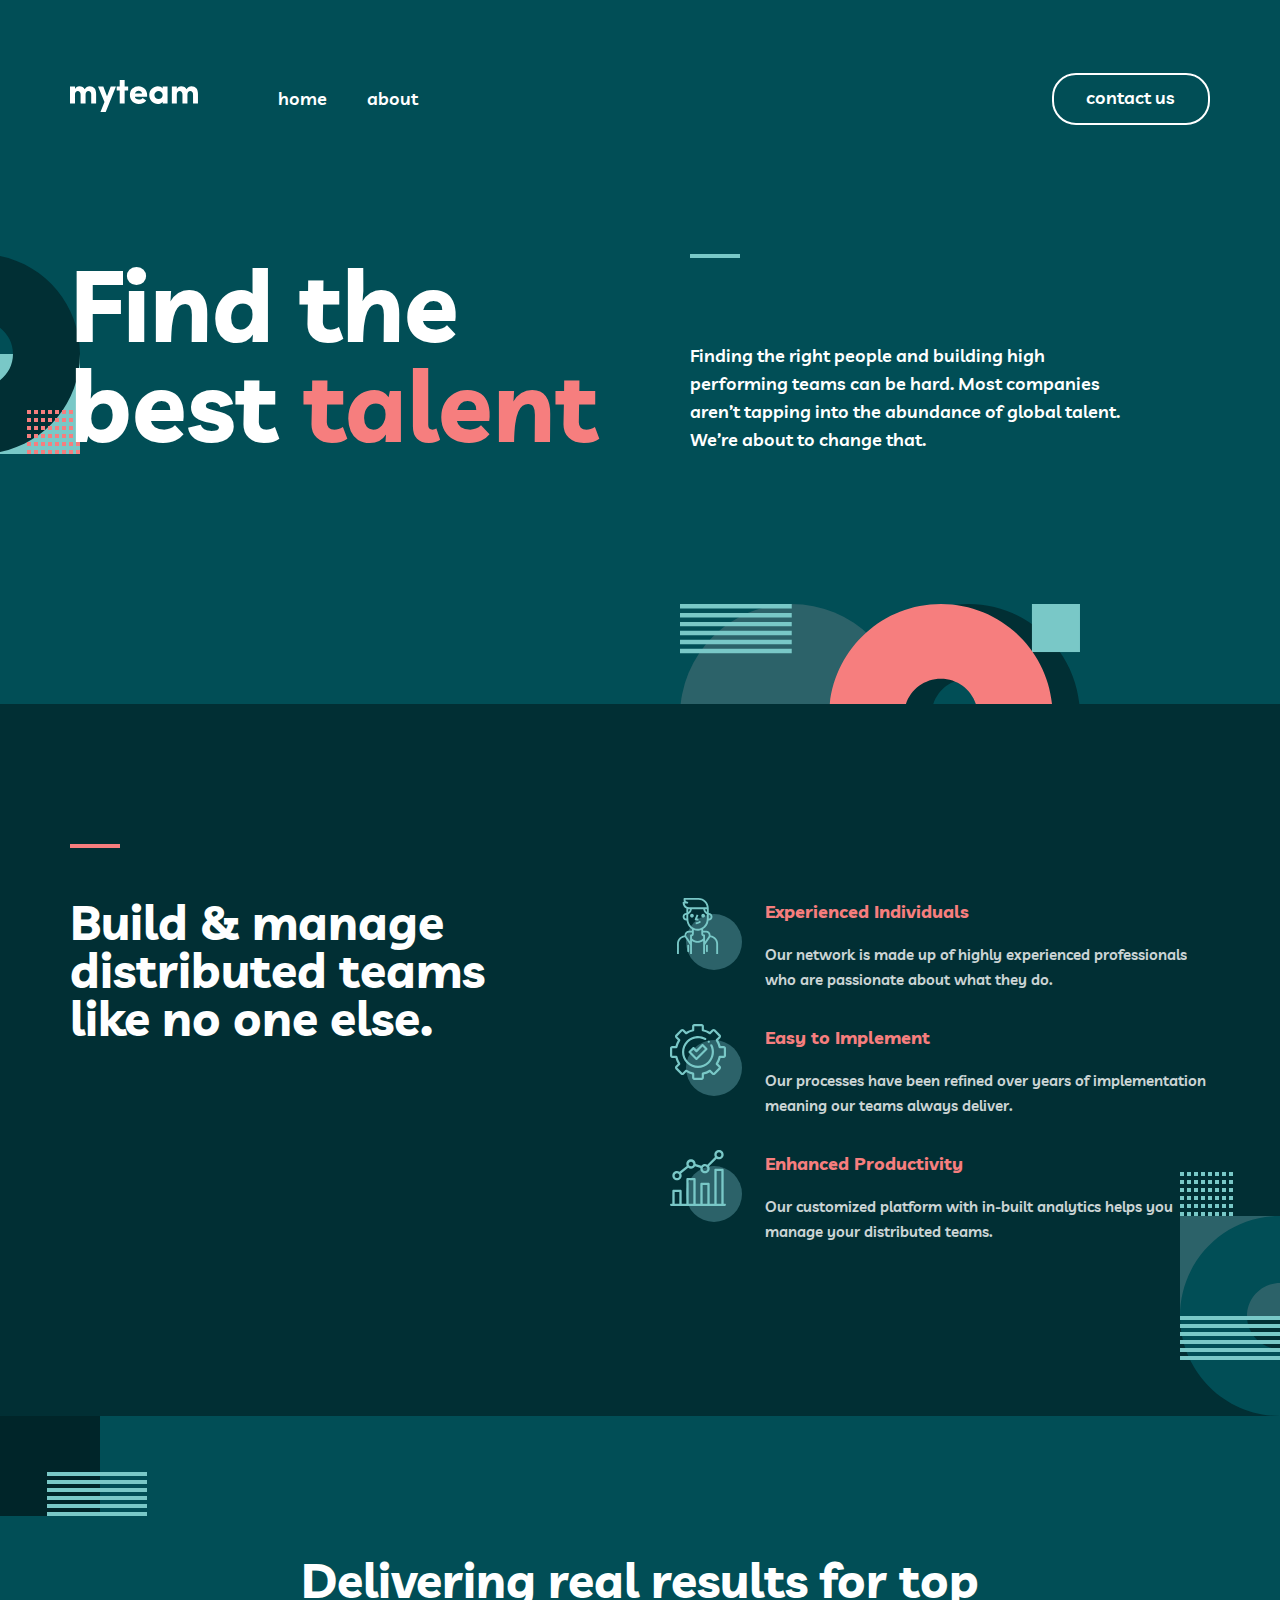
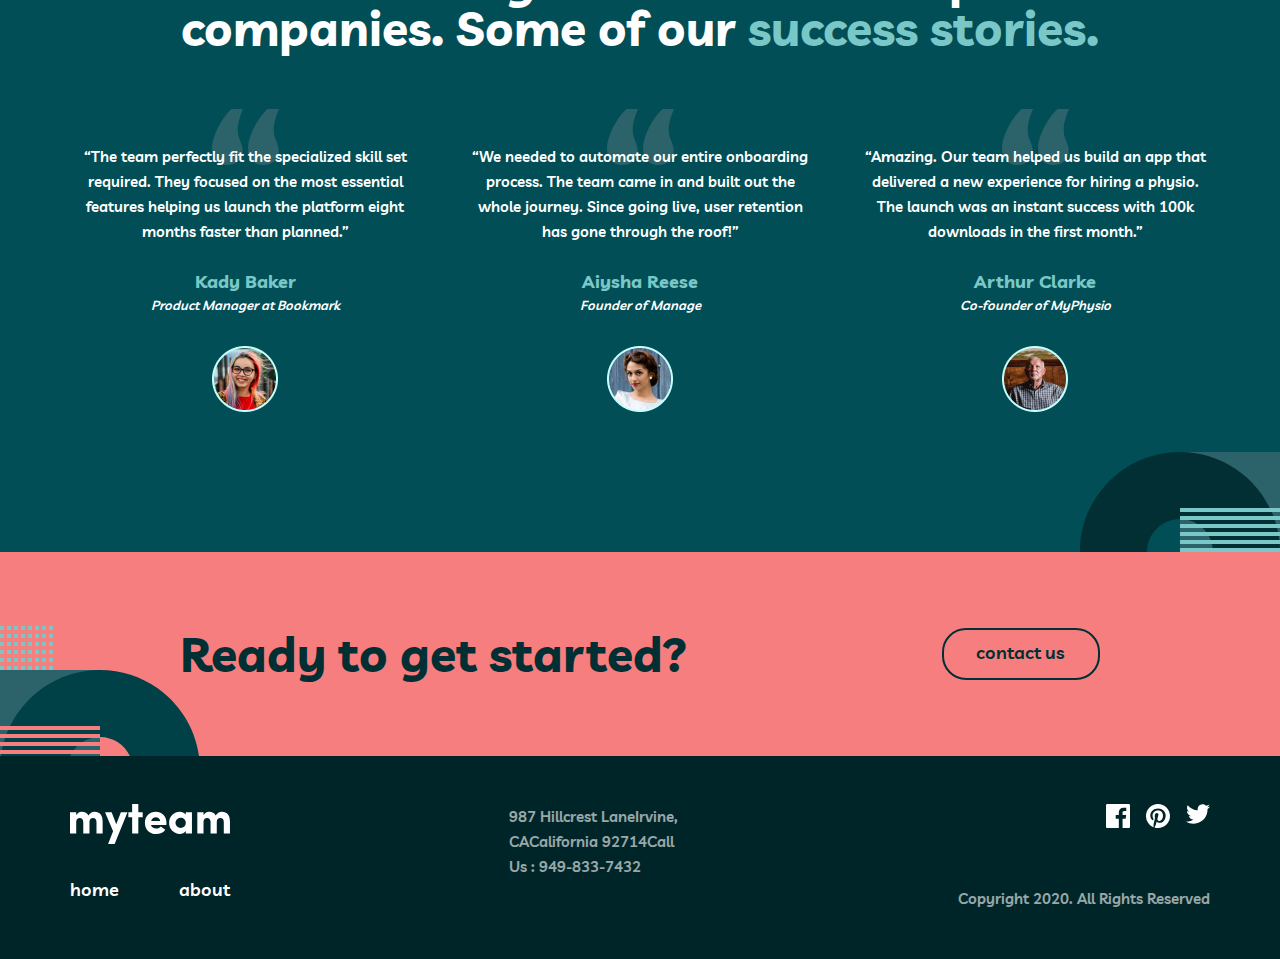
<file: index.html>
<!DOCTYPE html>
<html lang="en">
<head>
   <meta charset="UTF-8">
   <meta http-equiv="X-UA-Compatible" content="IE=edge">
   <meta name="viewport" content="width=device-width, initial-scale=1.0">
   <title>MyTeam</title>
   <link rel="stylesheet" href="./css/fonts.css">
   <link rel="stylesheet" href="./css/main.css">
</head>
<body>
   
   <header class="header">
      
      <div class="container header__content">
         <div class="header__left">
            <a class="logo" href="#">
               <img class="logo__img" src="./img/home/myteam.svg" alt="logo" width="128" height="32">
            </a>
            
            <nav class="nav" id="menuToggle">
               <input type="checkbox" />
               <span></span>
               <span></span>
               <span></span>
               <ul class="nav__list" id="menu">
                  <li class="nav__item">
                     <a href="./index.html" class="nav__link">home</a>
                  </li>
                  <li class="nav__item">
                     <a href="./about.html" class="nav__link">about</a>
                  </li>
                  <li class="nav__item" id="none">
                     <a href="./about.html" class="nav__link">contact us</a>
                  </li>
               </ul>
            </nav>
         </div>
         
         <div class="header__button">
            <a href="./contact.html" class="header__button--link">contact us</a>
         </div>
      </div>
   </header>
   
   <main class="main">
      <section class="intro">
         <ul class="intro__list container">
            <li class="intro__item">
               <h1 class="intro__title">Find the best <span class="tomato">talent</span></h1>
            </li>
            <li class="intro__item">
               <p class="intro__text">Finding the right people and building high performing teams can be hard. Most companies aren’t tapping into the abundance of global talent. We’re about to change that.</p>
            </li>
         </ul>
      </section>
      
      <section class="build">
         <div class="container build__content">
            <h2 class="build__title">Build & manage distributed teams like no one else.</h2>
            
            <ul class="build__list">
               <li class="build__item">
                  <h3 class="build__subtitle">Experienced Individuals</h3>
                  <p class="build__text">Our network is made up of highly experienced professionals who are passionate about what they do.</p>
               </li>
               <li class="build__item">
                  <h3 class="build__subtitle">Easy to Implement</h3>
                  <p class="build__text">Our processes have been refined over years of implementation meaning our teams always deliver.</p>
               </li>
               <li class="build__item">
                  <h3 class="build__subtitle">Enhanced Productivity</h3>
                  <p class="build__text">Our customized platform with in-built analytics helps you manage your distributed teams.</p>
               </li>
            </ul>
         </div>
      </section>
      
      <section class="success">
         <div class="container">
            <h2 class="success__title">Delivering real results for top companies. Some of our <span class="green">success stories.</span></h2>
            
            <ul class="success__list">
               <li class="success__item">
                  <p class="success__text">“The team perfectly fit the specialized skill set required. They focused on the most essential features helping us launch the platform eight months faster than planned.”</p>
                  <h3 class="success__subtitle">Kady Baker</h3>
                  <p class="success__subtext">Product Manager at Bookmark</p>
                  <img src="./img/home/success-1.png" srcset="./img/home/success-1.png 1x, ./img/home/success-1@2x.png 2x" alt="img-1">
               </li>
               <li class="success__item">
                  <p class="success__text">“We needed to automate our entire onboarding process. The team came in and built out the whole journey. Since going live, user retention has gone through the roof!”</p>
                  <h3 class="success__subtitle">Aiysha Reese</h3>
                  <p class="success__subtext">Founder of Manage</p>
                  <img src="./img/home/success-2.png" srcset="./img/home/success-2.png 1x, ./img/home/success-2@2x.png 2x" alt="img-2">
               </li>
               <li class="success__item">
                  <p class="success__text">“Amazing. Our team helped us build an app that delivered a new experience for hiring a physio. The launch was an instant success with 100k downloads in the first month.”</p>
                  <h3 class="success__subtitle">Arthur Clarke</h3>
                  <p class="success__subtext">Co-founder of MyPhysio</p>
                  <img src="./img/home/success-3.png" srcset="./img/home/success-3.png 1x, ./img/home/success-3@2x.png 2x" alt="img-3">
               </li>
            </ul>
         </div>
      </section>
      
      <section class="contact">
         <div class="contact__content">
            <h2 class="contact__title">Ready to get started?</h2>
            <a href="./contact.html" class="contact__link">contact us</a>
         </div>
      </section>
   </main>
   
   <footer class="footer">
      <ul class="footer__list container">
         <li class="footer__item">
            <a href="index.html" class="footer__logo">
               <img src="./img/home/myteam.svg" alt="logo">
            </a>
            
            <ul class="footer__links">
               <li class="footer__links--item">
                  <a href="./index.html" class="footer__link">home</a>
               </li>
               <li class="footer__links--item">
                  <a href="./about.html" class="footer__link">about</a>
               </li>
            </ul>
         </li>
         <li class="footer__item">
            <p class="footer__text">987 Hillcrest LaneIrvine, CACalifornia 92714Call Us : 949-833-7432</p>
         </li>
         
         <li class="footer__item flex">
            <ul class="social">
               <li class="social__item">
                  <a href="https://facebook.com" class="social__link">
                     <img src="./img/home/facebook-logo.svg" alt="facebook-logo">
                  </a>
               </li>
               <li class="social__item">
                  <a href="https://pinterest.com" class="social__link">
                     <img src="./img/home/pinterest-logo.svg" alt="pinterest-logo">
                  </a>
               </li>
               <li class="social__item">
                  <a href="https://twitter.com" class="social__link">
                     <img src="./img/home/twitter-logo.svg" alt="twitter-logo">
                  </a>
               </li>
            </ul>
            <p class="footer__subtext">Copyright 2020. All Rights Reserved</p>
         </li>
      </ul>
   </footer>
</body>
</html>
</file>
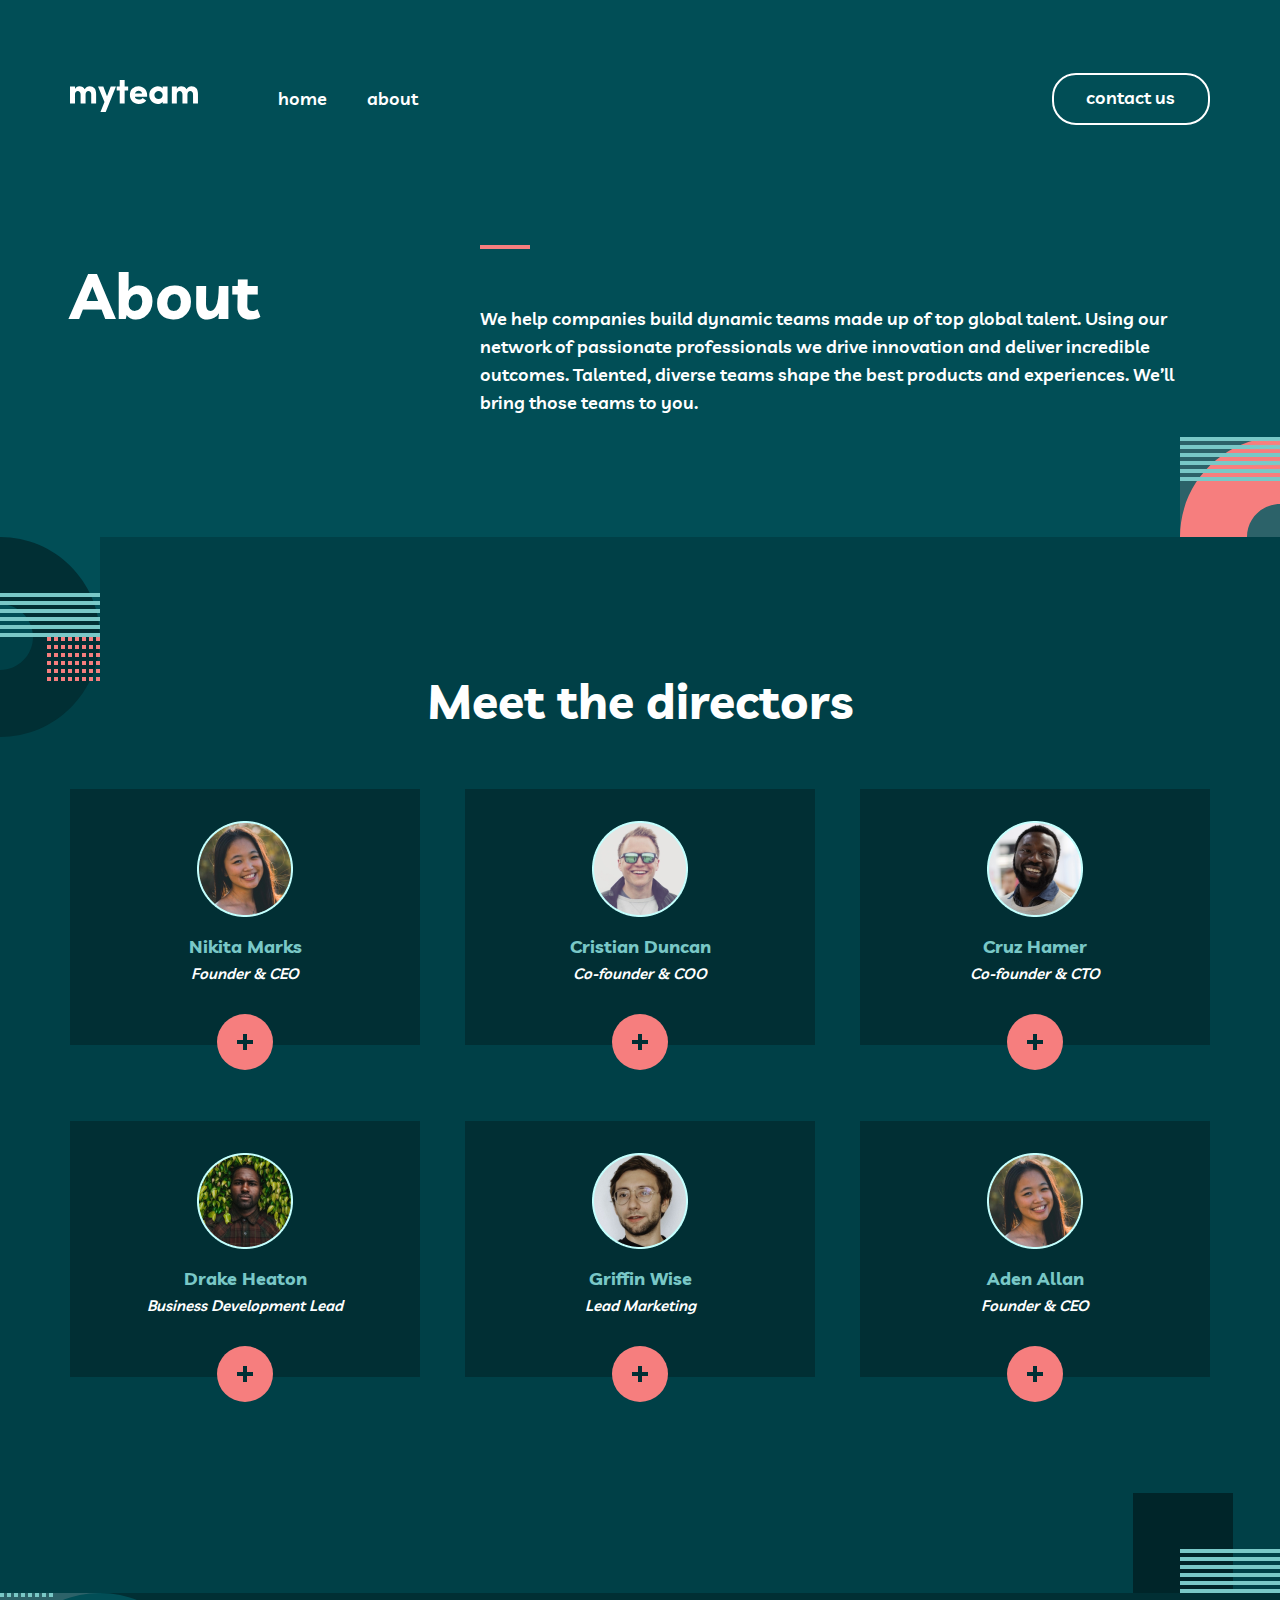
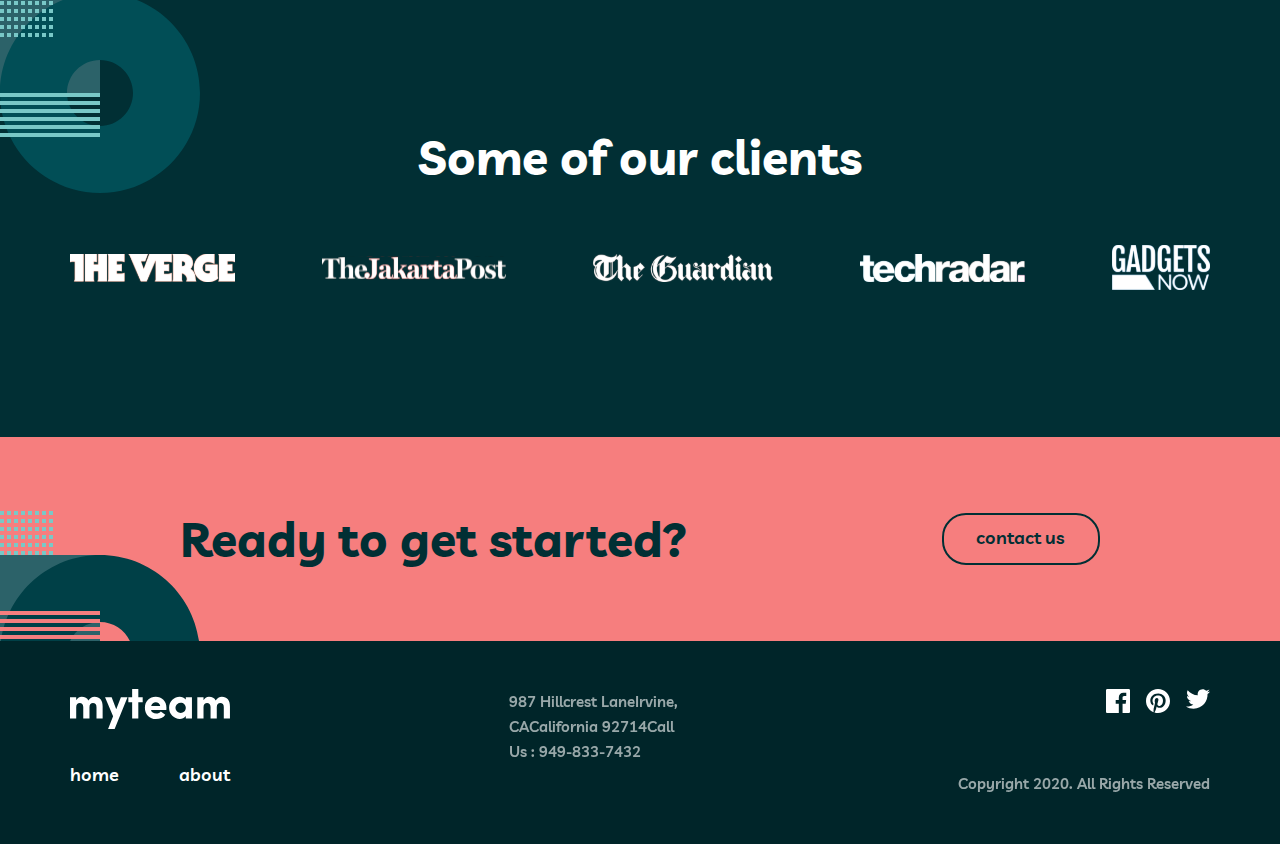
<file: about.html>
<!DOCTYPE html>
<html lang="en">

<head>
   <meta charset="UTF-8">
   <meta http-equiv="X-UA-Compatible" content="IE=edge">
   <meta name="viewport" content="width=device-width, initial-scale=1.0">
   <title>MyTeam-About</title>
   <link rel="stylesheet" href="./css/fonts.css">
   <link rel="stylesheet" href="./css/main.css">
</head>

<body>
   
   <header class="header">
      
      <div class="container header__content">
         <div class="header__left">
            <a class="logo" href="index.html">
               <img class="logo__img" src="./img/home/myteam.svg" alt="logo" width="128" height="32">
            </a>
            
            <nav class="nav" id="menuToggle">
               <input type="checkbox" />
               <span></span>
               <span></span>
               <span></span>
               <ul class="nav__list" id="menu">
                  <li class="nav__item">
                     <a href="./index.html" class="nav__link">home</a>
                  </li>
                  <li class="nav__item">
                     <a href="./about.html" class="nav__link">about</a>
                  </li>
                  <li class="nav__item" id="none">
                     <a href="./about.html" class="nav__link">contact us</a>
                  </li>
               </ul>
            </nav>
         </div>
         
         <div class="header__button">
            <a href="./contact.html" class="header__button--link">contact us</a>
         </div>
      </div>
   </header>
   
   <main class="main">
      <section class="about">
         <div class="container about__content">
            <h1 class="about__title">About</h1>
            <p class="about__text">We help companies build dynamic teams made up of top global talent. Using our network of passionate professionals we drive innovation and deliver incredible outcomes. Talented, diverse teams shape the best products and experiences. We’ll bring those teams to you.</p>
         </div>
      </section>

      <section class="meet">
         <div class="container">
            <h1 class="meet__title">Meet the directors</h1>

            <ul class="meet__list">
               <li class="meet__item">
                  <img src="./img/about/Oval-1.png" alt="img-1" class="meet__img" width="96" height="96">
                  <h3 class="meet__subtitle">Nikita Marks</h3>
                  <p class="meet__text">Founder & CEO</p>
                  <button class="meet__btn">
                     <img src="./img/about/meet-button.svg" alt="btn" width="56" height="56">
                  </button>
               </li>
               <li class="meet__item">
                  <img src="./img/about/Oval-2.png" alt="img-1" class="meet__img" width="96" height="96">
                  <h3 class="meet__subtitle">Cristian Duncan</h3>
                  <p class="meet__text">Co-founder & COO</p>
                  <button class="meet__btn">
                     <img src="./img/about/meet-button.svg" alt="btn" width="56" height="56">
                  </button>
               </li>
               <li class="meet__item">
                  <img src="./img/about/Oval-3.png" alt="img-1" class="meet__img" width="96" height="96">
                  <h3 class="meet__subtitle">Cruz Hamer</h3>
                  <p class="meet__text">Co-founder & CTO</p>
                  <button class="meet__btn">
                     <img src="./img/about/meet-button.svg" alt="btn" width="56" height="56">
                  </button>
               </li>
               <li class="meet__item">
                  <img src="./img/about/Oval-4.png" alt="img-1" class="meet__img" width="96" height="96">
                  <h3 class="meet__subtitle">Drake Heaton</h3>
                  <p class="meet__text">Business Development Lead</p>
                  <button class="meet__btn">
                     <img src="./img/about/meet-button.svg" alt="btn" width="56" height="56">
                  </button>
               </li>
               <li class="meet__item">
                  <img src="./img/about/Oval-5.png" alt="img-1" class="meet__img" width="96" height="96">
                  <h3 class="meet__subtitle">Griffin Wise</h3>
                  <p class="meet__text">Lead Marketing</p>
                  <button class="meet__btn">
                     <img src="./img/about/meet-button.svg" alt="btn" width="56" height="56">
                  </button>
               </li>
               <li class="meet__item">
                  <img src="./img/about/Oval-1.png" alt="img-1" class="meet__img" width="96" height="96">
                  <h3 class="meet__subtitle">Aden Allan</h3>
                  <p class="meet__text">Founder & CEO</p>
                  <button class="meet__btn">
                     <img src="./img/about/meet-button.svg" alt="btn" width="56" height="56">
                  </button>
               </li>
            </ul>
         </div>
      </section>

      <section class="some">
         <div class="container">
            <h2 class="some__title">Some of our clients</h2>
            <ul class="some__list">
               <li class="some__item">
                  <a href="#" class="some__link">
                     <img src="./img/about/some-1.svg" alt="some-1" class="some__img" width="165" height="28">
                  </a>
               </li>
               <li class="some__item">
                  <a href="#" class="some__link">
                     <img src="./img/about/some-2.svg" alt="some-1" class="some__img" width="184" height="28">
                  </a>
               </li>
               <li class="some__item">
                  <a href="#" class="some__link">
                     <img src="./img/about/some-3.svg" alt="some-1" class="some__img" width="180" height="28">
                  </a>
               </li>
               <li class="some__item">
                  <a href="#" class="some__link">
                     <img src="./img/about/some-4.svg" alt="some-1" class="some__img" width="165" height="28">
                  </a>
               </li>
               <li class="some__item">
                  <a href="#" class="some__link">
                     <img src="./img/about/some-5.svg" alt="some-1" class="some__img" width="98" height="45">
                  </a>
               </li>
            </ul>
         </div>
      </section>

      <section class="contact">
         <div class="contact__content">
            <h2 class="contact__title">Ready to get started?</h2>
            <a href="./contact.html" class="contact__link">contact us</a>
         </div>
      </section>
   </main>
   
   <footer class="footer">
      <ul class="footer__list container">
         <li class="footer__item">
            <a href="index.html" class="footer__logo">
               <img src="./img/home/myteam.svg" alt="logo">
            </a>
            
            <ul class="footer__links">
               <li class="footer__links--item">
                  <a href="./index.html" class="footer__link">home</a>
               </li>
               <li class="footer__links--item">
                  <a href="./about.html" class="footer__link">about</a>
               </li>
            </ul>
         </li>
         <li class="footer__item">
            <p class="footer__text">987 Hillcrest LaneIrvine, CACalifornia 92714Call Us : 949-833-7432</p>
         </li>
         
         <li class="footer__item flex">
            <ul class="social">
               <li class="social__item">
                  <a href="https://facebook.com" class="social__link">
                     <img src="./img/home/facebook-logo.svg" alt="facebook-logo">
                  </a>
               </li>
               <li class="social__item">
                  <a href="https://pinterest.com" class="social__link">
                     <img src="./img/home/pinterest-logo.svg" alt="pinterest-logo">
                  </a>
               </li>
               <li class="social__item">
                  <a href="https://twitter.com" class="social__link">
                     <img src="./img/home/twitter-logo.svg" alt="twitter-logo">
                  </a>
               </li>
            </ul>
            <p class="footer__subtext">Copyright 2020. All Rights Reserved</p>
         </li>
      </ul>
   </footer>
   
</body>
</html>
</file>
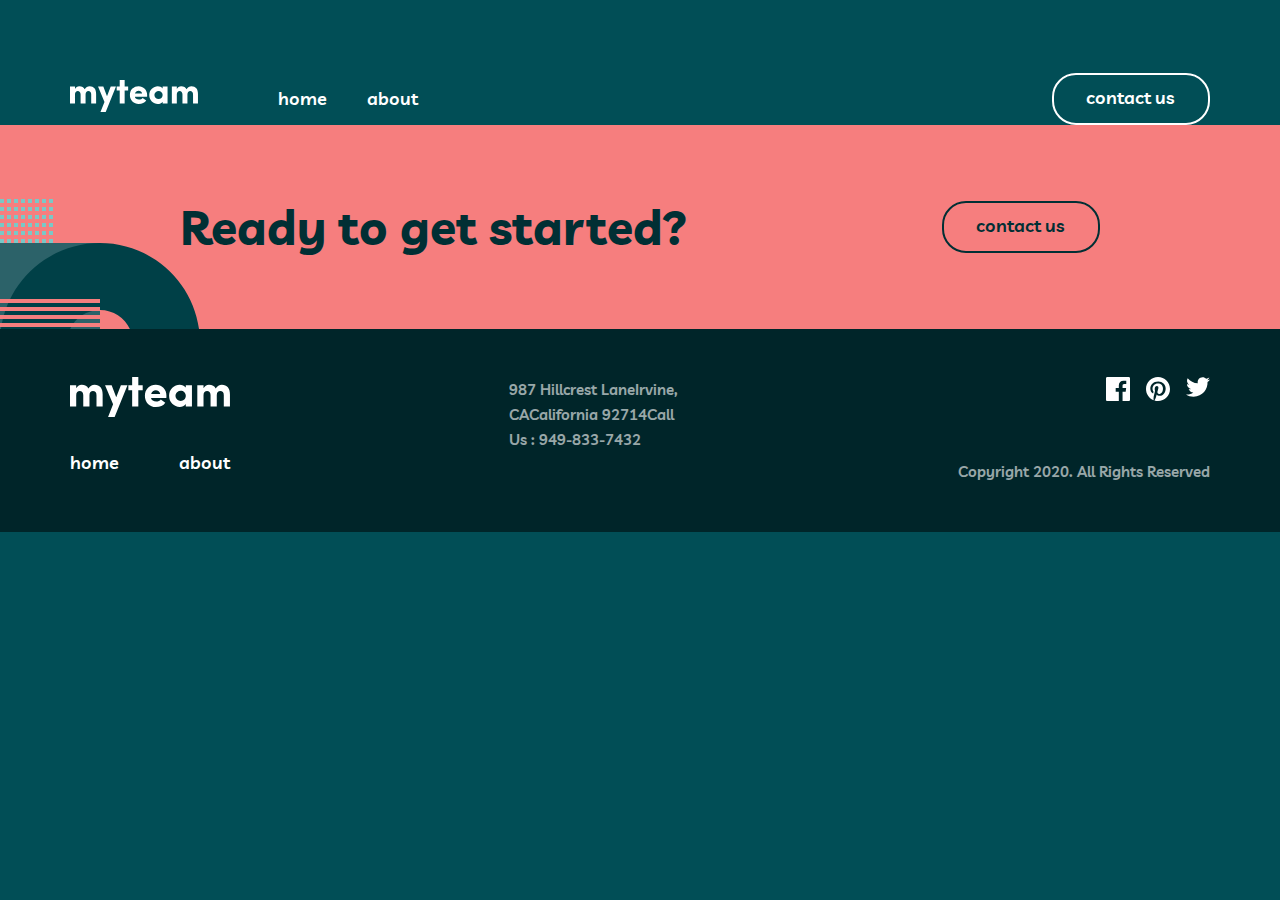
<file: contact.html>
<!DOCTYPE html>
<html lang="en">

<head>
   <meta charset="UTF-8">
   <meta http-equiv="X-UA-Compatible" content="IE=edge">
   <meta name="viewport" content="width=device-width, initial-scale=1.0">
   <title>MyTeam-Contact</title>
   <link rel="stylesheet" href="./css/fonts.css">
   <link rel="stylesheet" href="./css/main.css">
</head>

<body>

   <header class="header">

      <div class="container header__content">
         <div class="header__left">
            <a class="logo" href="index.html">
               <img class="logo__img" src="./img/home/myteam.svg" alt="logo" width="128" height="32">
            </a>

            <nav class="nav" id="menuToggle">
               <input type="checkbox" />
               <span></span>
               <span></span>
               <span></span>
               <ul class="nav__list" id="menu">
                  <li class="nav__item">
                     <a href="./index.html" class="nav__link">home</a>
                  </li>
                  <li class="nav__item">
                     <a href="./about.html" class="nav__link">about</a>
                  </li>
                  <li class="nav__item" id="none">
                     <a href="./about.html" class="nav__link">contact us</a>
                  </li>
               </ul>
            </nav>
         </div>

         <div class="header__button">
            <a href="./contact.html" class="header__button--link">contact us</a>
         </div>
      </div>
   </header>

   <main class="main">
      <section class="">

      </section>

      <section class="contact">
         <div class="contact__content">
            <h2 class="contact__title">Ready to get started?</h2>
            <a href="./contact.html" class="contact__link">contact us</a>
         </div>
      </section>
   </main>

   <footer class="footer">
      <ul class="footer__list container">
         <li class="footer__item">
            <a href="index.html" class="footer__logo">
               <img src="./img/home/myteam.svg" alt="logo">
            </a>

            <ul class="footer__links">
               <li class="footer__links--item">
                  <a href="./index.html" class="footer__link">home</a>
               </li>
               <li class="footer__links--item">
                  <a href="./about.html" class="footer__link">about</a>
               </li>
            </ul>
         </li>
         <li class="footer__item">
            <p class="footer__text">987 Hillcrest LaneIrvine, CACalifornia 92714Call Us : 949-833-7432</p>
         </li>

         <li class="footer__item flex">
            <ul class="social">
               <li class="social__item">
                  <a href="https://facebook.com" class="social__link">
                     <img src="./img/home/facebook-logo.svg" alt="facebook-logo">
                  </a>
               </li>
               <li class="social__item">
                  <a href="https://pinterest.com" class="social__link">
                     <img src="./img/home/pinterest-logo.svg" alt="pinterest-logo">
                  </a>
               </li>
               <li class="social__item">
                  <a href="https://twitter.com" class="social__link">
                     <img src="./img/home/twitter-logo.svg" alt="twitter-logo">
                  </a>
               </li>
            </ul>
            <p class="footer__subtext">Copyright 2020. All Rights Reserved</p>
         </li>
      </ul>
   </footer>

</body>

</html>
</file>
<file: css/fonts.css>
@font-face {
   font-family: 'Livvic';
   font-style: normal;
   font-weight: 600;
   src: local(''),
   url('../fonts/livvic-v8-latin-600.woff2') format('woff2'),
   url('../fonts/livvic-v8-latin-600.woff') format('woff'); 
}

@font-face {
   font-family: 'Livvic';
   font-style: normal;
   font-weight: 700;
   src: local(''),
   url('../fonts/livvic-v8-latin-700.woff2') format('woff2'),
   url('../fonts/livvic-v8-latin-700.woff') format('woff'); 
}
</file>
<file: css/main.css>
*, *::before, *::after {
  padding: 0;
  margin: 0;
  -webkit-box-sizing: inherit;
          box-sizing: inherit;
}

html {
  scroll-behavior: smooth;
}

body {
  font-family: 'Livvic', sans-serif;
  background-color: #014E56;
  font-size: 15px;
  line-height: 25px;
  font-weight: 600;
}

a {
  display: inline-block;
  text-decoration: none;
}

ul {
  list-style-type: none;
}

.container {
  max-width: 1140px;
  padding: 0 15px;
  margin: 0 auto;
}

@media only screen and (max-width: 770px) {
  .container {
    max-width: 680px;
  }
}

@media only screen and (max-width: 450px) {
  .container {
    max-width: 357px;
  }
}

.header {
  background-color: #014E56;
  margin-top: 73px;
}

.header__content {
  display: -webkit-box;
  display: -ms-flexbox;
  display: flex;
  -webkit-box-align: center;
      -ms-flex-align: center;
          align-items: center;
  -webkit-box-pack: justify;
      -ms-flex-pack: justify;
          justify-content: space-between;
}

.header__content .header__left {
  display: -webkit-box;
  display: -ms-flexbox;
  display: flex;
  -webkit-box-align: center;
      -ms-flex-align: center;
          align-items: center;
}

@media only screen and (max-width: 450px) {
  .header__content .header__left {
    -webkit-box-pack: justify;
        -ms-flex-pack: justify;
            justify-content: space-between;
    width: 100%;
  }
}

.header__content .header__left .burger-menu {
  width: 20px;
  height: 17px;
  display: none;
}

@media only screen and (max-width: 450px) {
  .header__content .header__left .burger-menu {
    display: block;
    margin-bottom: 10px;
  }
}

.header__content .header__left .nav {
  margin-left: 80px;
}

@media only screen and (max-width: 450px) {
  .header__content .header__left .nav {
    display: none;
  }
}

.header__content .header__left .nav__list {
  display: -webkit-box;
  display: -ms-flexbox;
  display: flex;
  -webkit-box-align: center;
      -ms-flex-align: center;
          align-items: center;
}

.header__content .header__left .nav__list .nav__item {
  margin-right: 40px;
}

.header__content .header__left .nav__list .nav__item .nav__link {
  color: #fff;
  font-size: 18px;
  line-height: 28px;
  -webkit-transition: .3s ease all;
  transition: .3s ease all;
}

.header__content .header__left .nav__list .nav__item .nav__link:hover {
  color: #F67E7E;
}

@media only screen and (max-width: 450px) {
  .header__content .header__button {
    display: none;
  }
}

.header__content .header__button .header__button--link {
  color: #fff;
  font-size: 18px;
  line-height: 28px;
  padding: 9px 33px 11px 32px;
  border: 2px solid #FFFFFF;
  -webkit-box-sizing: border-box;
          box-sizing: border-box;
  border-radius: 24px;
  -webkit-transition: .5s ease;
  transition: .5s ease;
}

.header__content .header__button .header__button--link:hover {
  background-color: #fff;
  color: #002529;
}

input {
  visibility: hidden;
  position: absolute;
}

#none {
  display: none;
}

@media only screen and (max-width: 450px) {
  #none {
    display: block;
  }
  .shadow {
    position: fixed;
    top: 0;
    left: 0;
    background: rgba(0, 0, 0, 0.295);
  }
  #menuToggle {
    display: -webkit-box;
    display: -ms-flexbox;
    display: flex;
    -webkit-box-orient: vertical;
    -webkit-box-direction: normal;
        -ms-flex-direction: column;
            flex-direction: column;
    position: relative;
    top: 0px;
    right: 0px;
    z-index: 1;
    -webkit-user-select: none;
    -moz-user-select: none;
     -ms-user-select: none;
         user-select: none;
  }
  #menuToggle input {
    visibility: visible;
    display: -webkit-box;
    display: -ms-flexbox;
    display: flex;
    width: 40px;
    height: 32px;
    position: absolute;
    cursor: pointer;
    opacity: 0;
    z-index: 2;
  }
  #menuToggle span {
    display: -webkit-box;
    display: -ms-flexbox;
    display: flex;
    width: 29px;
    height: 2px;
    margin-bottom: 5px;
    position: relative;
    background: #fff;
    border-radius: 3px;
    z-index: 1;
    -webkit-transform-origin: 5px 0px;
            transform-origin: 5px 0px;
    -webkit-transition: background 0.5s cubic-bezier(0.77, 0.2, 0.05, 1), opacity 0.55s ease, -webkit-transform 0.5s cubic-bezier(0.77, 0.2, 0.05, 1);
    transition: background 0.5s cubic-bezier(0.77, 0.2, 0.05, 1), opacity 0.55s ease, -webkit-transform 0.5s cubic-bezier(0.77, 0.2, 0.05, 1);
    transition: transform 0.5s cubic-bezier(0.77, 0.2, 0.05, 1), background 0.5s cubic-bezier(0.77, 0.2, 0.05, 1), opacity 0.55s ease;
    transition: transform 0.5s cubic-bezier(0.77, 0.2, 0.05, 1), background 0.5s cubic-bezier(0.77, 0.2, 0.05, 1), opacity 0.55s ease, -webkit-transform 0.5s cubic-bezier(0.77, 0.2, 0.05, 1);
  }
  #menuToggle span:first-child {
    -webkit-transform-origin: 0% 0%;
            transform-origin: 0% 0%;
  }
  #menuToggle span:nth-last-child(2) {
    -webkit-transform-origin: 0% 100%;
            transform-origin: 0% 100%;
  }
  #menuToggle input:checked ~ span {
    opacity: 1;
    -webkit-transform: rotate(45deg) translate(-3px, -1px);
            transform: rotate(45deg) translate(-3px, -1px);
    background: #fff;
  }
  #menuToggle input:checked ~ span:nth-last-child(3) {
    opacity: 0;
    -webkit-transform: rotate(0deg) scale(0.2, 0.2);
            transform: rotate(0deg) scale(0.2, 0.2);
  }
  #menuToggle input:checked ~ span:nth-last-child(2) {
    -webkit-transform: rotate(-45deg) translate(0, -1px);
            transform: rotate(-45deg) translate(0, -1px);
  }
  #menu {
    position: fixed;
    top: 0;
    display: block;
    width: 200px;
    height: 100vh;
    -webkit-box-shadow: 0px 0 100px rgba(0, 0, 0, 0.5);
            box-shadow: 0px 0 100px rgba(0, 0, 0, 0.5);
    margin: -50px 0 0 -50px;
    padding: 50px;
    padding-top: 180px;
    background-color: #012F34;
    -webkit-font-smoothing: antialiased;
    -webkit-transform-origin: 0% 0%;
            transform-origin: 0% 0%;
    -webkit-transform: translate(400px, 0);
            transform: translate(400px, 0);
    -webkit-transition: -webkit-transform 0.5s cubic-bezier(0.77, 0.2, 0.05, 1);
    transition: -webkit-transform 0.5s cubic-bezier(0.77, 0.2, 0.05, 1);
    transition: transform 0.5s cubic-bezier(0.77, 0.2, 0.05, 1);
    transition: transform 0.5s cubic-bezier(0.77, 0.2, 0.05, 1), -webkit-transform 0.5s cubic-bezier(0.77, 0.2, 0.05, 1);
  }
  #menu li {
    padding: 10px 0;
    -webkit-transition-delay: 2s;
            transition-delay: 2s;
  }
  #menuToggle input:checked ~ ul {
    -webkit-transform: translate(-100px, 0);
            transform: translate(-100px, 0);
  }
}

.intro {
  position: relative;
  margin-top: 129px;
  padding-bottom: 250px;
  overflow-x: hidden;
}

@media only screen and (max-width: 770px) {
  .intro {
    margin-top: 112px;
  }
}

@media only screen and (max-width: 450px) {
  .intro {
    margin-top: 80px;
  }
}

.intro::before {
  content: '';
  position: absolute;
  width: 100px;
  height: 200px;
  background-image: url(../../../img/home/bg-1.svg);
  background-size: cover;
  background-repeat: no-repeat;
  background-position: right;
  left: -20px;
}

@media only screen and (max-width: 770px) {
  .intro::before {
    display: none;
  }
}

.intro::after {
  content: '';
  position: absolute;
  width: 400px;
  height: 100px;
  background-image: url(../../../img/home/bg-2.svg);
  background-size: cover;
  background-repeat: no-repeat;
  background-position: top;
  bottom: 0;
  right: 200px;
}

@media only screen and (max-width: 450px) {
  .intro::after {
    right: 10px;
  }
}

.intro .intro__list {
  display: -webkit-box;
  display: -ms-flexbox;
  display: flex;
  -webkit-box-align: end;
      -ms-flex-align: end;
          align-items: flex-end;
}

@media only screen and (max-width: 770px) {
  .intro .intro__list {
    -webkit-box-orient: vertical;
    -webkit-box-direction: normal;
        -ms-flex-direction: column;
            flex-direction: column;
    -webkit-box-align: center;
        -ms-flex-align: center;
            align-items: center;
  }
}

.intro .intro__list .intro__item .intro__title {
  position: relative;
  font-size: 100px;
  line-height: 100px;
  font-weight: 700;
  width: 620px;
  color: #fff;
}

@media only screen and (max-width: 770px) {
  .intro .intro__list .intro__item .intro__title {
    font-size: 64px;
    line-height: 56px;
    width: 370px;
    text-align: center;
    margin-bottom: 24px;
  }
}

@media only screen and (max-width: 450px) {
  .intro .intro__list .intro__item .intro__title {
    font-size: 40px;
    line-height: 40px;
    width: 230px;
    margin-bottom: 16px;
  }
}

.intro .intro__list .intro__item .intro__title::after {
  content: '';
  position: absolute;
  background-color: #79C8C7;
  width: 50px;
  height: 4px;
  top: 0;
  right: -50px;
}

@media only screen and (max-width: 770px) {
  .intro .intro__list .intro__item .intro__title::after {
    display: none;
  }
}

.intro .intro__list .intro__item .intro__title .tomato {
  color: #F67E7E;
}

.intro .intro__list .intro__item .intro__text {
  font-size: 18px;
  line-height: 28px;
  color: #fff;
  width: 445px;
}

@media only screen and (max-width: 770px) {
  .intro .intro__list .intro__item .intro__text {
    font-size: 15px;
    text-align: center;
    width: 457px;
  }
}

@media only screen and (max-width: 450px) {
  .intro .intro__list .intro__item .intro__text {
    width: 327px;
  }
}

.build {
  position: relative;
  padding: 140px 0;
  background-color: #012F34;
  overflow: hidden;
}

@media only screen and (max-width: 770px) {
  .build {
    padding: 100px 0;
  }
}

@media only screen and (max-width: 450px) {
  .build {
    padding: 64px 0;
  }
}

.build::after {
  content: '';
  position: absolute;
  width: 100px;
  height: 244px;
  background-image: url(../../../img/home/build-bg.svg);
  background-repeat: no-repeat;
  background-size: cover;
  right: 0;
  bottom: 0;
}

@media only screen and (max-width: 770px) {
  .build::after {
    top: 0;
  }
}

.build .build__content {
  padding-top: 54px;
  display: -webkit-box;
  display: -ms-flexbox;
  display: flex;
  -webkit-box-pack: justify;
      -ms-flex-pack: justify;
          justify-content: space-between;
}

@media only screen and (max-width: 770px) {
  .build .build__content {
    -webkit-box-orient: vertical;
    -webkit-box-direction: normal;
        -ms-flex-direction: column;
            flex-direction: column;
  }
}

.build .build__content .build__title {
  position: relative;
  width: 445px;
  font-size: 48px;
  line-height: 48px;
  font-weight: 700;
  color: #fff;
}

@media only screen and (max-width: 770px) {
  .build .build__content .build__title {
    font-size: 32px;
    line-height: 32px;
    margin-bottom: 64px;
  }
}

@media only screen and (max-width: 450px) {
  .build .build__content .build__title {
    width: 240px;
    margin-bottom: 194px;
  }
}

.build .build__content .build__title::before {
  content: '';
  position: absolute;
  width: 50px;
  height: 4px;
  background-color: #F67E7E;
  top: -54px;
}

@media only screen and (max-width: 770px) {
  .build .build__content .build__list {
    margin-left: 95px;
  }
}

@media only screen and (max-width: 450px) {
  .build .build__content .build__list {
    margin-left: 0;
  }
}

.build .build__content .build__list .build__item {
  margin-bottom: 32px;
  position: relative;
}

@media only screen and (max-width: 450px) {
  .build .build__content .build__list .build__item {
    margin-bottom: 196px;
  }
}

.build .build__content .build__list .build__item::before {
  content: '';
  position: absolute;
  width: 72px;
  height: 72px;
  background-image: url(../../../img/home/build-1.svg);
  background-repeat: no-repeat;
  background-size: cover;
  left: -95px;
}

@media only screen and (max-width: 450px) {
  .build .build__content .build__list .build__item::before {
    left: 40%;
    top: -100%;
  }
}

.build .build__content .build__list .build__item:nth-child(2)::before {
  background-image: url(../../../img/home/build-2.svg);
}

.build .build__content .build__list .build__item:nth-child(3)::before {
  background-image: url(../../../img/home/build-3.svg);
}

.build .build__content .build__list .build__item .build__subtitle {
  font-weight: 700;
  font-size: 18px;
  line-height: 28px;
  margin-bottom: 16px;
  color: #F67E7E;
}

@media only screen and (max-width: 450px) {
  .build .build__content .build__list .build__item .build__subtitle {
    text-align: center;
  }
}

.build .build__content .build__list .build__item .build__text {
  width: 445px;
  color: #fff;
  opacity: .8;
}

@media only screen and (max-width: 450px) {
  .build .build__content .build__list .build__item .build__text {
    width: 327px;
    text-align: center;
  }
}

.success {
  position: relative;
  padding: 140px 0;
  overflow-x: hidden;
}

@media only screen and (max-width: 770px) {
  .success {
    padding: 100px 0;
  }
}

@media only screen and (max-width: 450px) {
  .success {
    padding: 140px 0;
  }
}

.success::before {
  content: '';
  position: absolute;
  width: 147px;
  height: 100px;
  background-image: url(../../../img/home/succes-bg-1.svg);
  background-repeat: no-repeat;
  background-size: cover;
  top: 0;
  left: 0;
}

.success::after {
  content: '';
  position: absolute;
  width: 200px;
  height: 100px;
  background-image: url(../../../img/home/success-bg-2.svg);
  background-repeat: no-repeat;
  background-size: cover;
  bottom: 0;
  right: 0;
}

.success .success__title {
  width: 932px;
  margin: 0 auto;
  color: #fff;
  font-size: 48px;
  line-height: 48px;
  font-weight: 700;
  margin-bottom: 92px;
  text-align: center;
}

@media only screen and (max-width: 770px) {
  .success .success__title {
    font-size: 32px;
    line-height: 32px;
    margin-bottom: 84px;
    width: 480px;
  }
}

@media only screen and (max-width: 450px) {
  .success .success__title {
    width: 327px;
  }
}

.success .success__title .green {
  color: #79C8C7;
}

.success .success__list {
  display: -webkit-box;
  display: -ms-flexbox;
  display: flex;
  -webkit-box-pack: justify;
      -ms-flex-pack: justify;
          justify-content: space-between;
}

@media only screen and (max-width: 770px) {
  .success .success__list {
    -webkit-box-orient: vertical;
    -webkit-box-direction: normal;
        -ms-flex-direction: column;
            flex-direction: column;
    -webkit-box-align: center;
        -ms-flex-align: center;
            align-items: center;
    -webkit-box-pack: center;
        -ms-flex-pack: center;
            justify-content: center;
  }
}

.success .success__list .success__item {
  position: relative;
  display: -webkit-box;
  display: -ms-flexbox;
  display: flex;
  -webkit-box-orient: vertical;
  -webkit-box-direction: normal;
      -ms-flex-direction: column;
          flex-direction: column;
  -webkit-box-align: center;
      -ms-flex-align: center;
          align-items: center;
}

@media only screen and (max-width: 770px) {
  .success .success__list .success__item {
    margin-bottom: 84px;
  }
}

.success .success__list .success__item::before {
  content: '';
  position: absolute;
  background-image: url(../../../img/home/qowtrnoq.svg);
  background-repeat: no-repeat;
  background-size: cover;
  width: 67px;
  height: 56px;
  top: -35px;
  z-index: -1;
}

.success .success__list .success__item .success__text {
  width: 350px;
  color: #fff;
  text-align: center;
  margin-bottom: 24px;
}

@media only screen and (max-width: 770px) {
  .success .success__list .success__item .success__text {
    margin-bottom: 16px;
  }
}

@media only screen and (max-width: 450px) {
  .success .success__list .success__item .success__text {
    width: 327px;
  }
}

.success .success__list .success__item .success__subtitle {
  font-size: 18px;
  line-height: 28px;
  color: #79C8C7;
}

.success .success__list .success__item .success__subtext {
  font-style: italic;
  color: #fff;
  margin-bottom: 32px;
  font-size: 13px;
  line-height: 18px;
}

.contact {
  position: relative;
  background-color: #F67E7E;
  padding: 76px 0px;
  overflow-x: hidden;
}

@media only screen and (max-width: 450px) {
  .contact {
    padding: 86px 0;
  }
}

.contact::before {
  content: '';
  position: absolute;
  width: 200px;
  height: 130px;
  background-image: url(../../../img/home/contact-1.svg);
  background-repeat: no-repeat;
  background-size: cover;
  left: 0;
  bottom: 0;
}

.contact .contact__content {
  display: -webkit-box;
  display: -ms-flexbox;
  display: flex;
  -webkit-box-align: center;
      -ms-flex-align: center;
          align-items: center;
  -webkit-box-pack: justify;
      -ms-flex-pack: justify;
          justify-content: space-between;
  width: 920px;
  margin: 0 auto;
}

@media only screen and (max-width: 770px) {
  .contact .contact__content {
    width: 573px;
  }
}

@media only screen and (max-width: 450px) {
  .contact .contact__content {
    width: 327px;
    -webkit-box-orient: vertical;
    -webkit-box-direction: normal;
        -ms-flex-direction: column;
            flex-direction: column;
    -webkit-box-pack: center;
        -ms-flex-pack: center;
            justify-content: center;
  }
}

.contact .contact__content .contact__title {
  font-size: 48px;
  line-height: 48px;
  color: #012F34;
}

@media only screen and (max-width: 770px) {
  .contact .contact__content .contact__title {
    font-size: 32px;
    line-height: 32px;
  }
}

@media only screen and (max-width: 450px) {
  .contact .contact__content .contact__title {
    text-align: center;
    margin-bottom: 24px;
  }
}

.contact .contact__content .contact__link {
  font-size: 18px;
  line-height: 28px;
  color: #012F34;
  padding: 9px 33px 11px 32px;
  border: 2px solid #012F34;
  -webkit-box-sizing: border-box;
          box-sizing: border-box;
  border-radius: 24px;
  -webkit-transition: color .4s ease, background-color .4s ease;
  transition: color .4s ease, background-color .4s ease;
}

.contact .contact__content .contact__link:hover {
  background-color: #012F34;
  color: #fff;
}

.footer {
  background-color: #002529;
  padding: 48px 0;
  overflow-x: hidden;
}

@media only screen and (max-width: 450px) {
  .footer {
    padding: 66px 0;
  }
}

.footer .footer__list {
  display: -webkit-box;
  display: -ms-flexbox;
  display: flex;
  -webkit-box-pack: justify;
      -ms-flex-pack: justify;
          justify-content: space-between;
}

@media only screen and (max-width: 450px) {
  .footer .footer__list {
    -webkit-box-orient: vertical;
    -webkit-box-direction: normal;
        -ms-flex-direction: column;
            flex-direction: column;
    -webkit-box-align: center;
        -ms-flex-align: center;
            align-items: center;
    -webkit-box-pack: center;
        -ms-flex-pack: center;
            justify-content: center;
  }
}

@media only screen and (max-width: 450px) {
  .footer .footer__list .footer__item {
    margin-bottom: 24px;
  }
}

.footer .footer__list .footer__item .footer__links {
  display: -webkit-box;
  display: -ms-flexbox;
  display: flex;
  -webkit-box-pack: justify;
      -ms-flex-pack: justify;
          justify-content: space-between;
  margin-top: 25px;
}

.footer .footer__list .footer__item .footer__links .footer__link {
  color: #fff;
  font-size: 18px;
  line-height: 28px;
  -webkit-transition: color .4s ease;
  transition: color .4s ease;
}

.footer .footer__list .footer__item .footer__links .footer__link:hover {
  color: #F67E7E;
}

.footer .footer__list .footer__item .footer__text {
  width: 170px;
  color: #fff;
  opacity: 0.6;
}

@media only screen and (max-width: 770px) {
  .footer .footer__list .footer__item .footer__text {
    display: none;
  }
}

@media only screen and (max-width: 450px) {
  .footer .footer__list .footer__item .footer__text {
    display: block;
    margin-bottom: 40px;
    text-align: center;
  }
}

.footer .footer__list .flex {
  display: -webkit-box;
  display: -ms-flexbox;
  display: flex;
  -webkit-box-orient: vertical;
  -webkit-box-direction: normal;
      -ms-flex-direction: column;
          flex-direction: column;
  -webkit-box-align: end;
      -ms-flex-align: end;
          align-items: flex-end;
}

@media only screen and (max-width: 450px) {
  .footer .footer__list .flex {
    -webkit-box-align: center;
        -ms-flex-align: center;
            align-items: center;
  }
}

.footer .footer__list .flex .social {
  display: -webkit-box;
  display: -ms-flexbox;
  display: flex;
  margin-bottom: 51px;
}

@media only screen and (max-width: 450px) {
  .footer .footer__list .flex .social {
    margin-bottom: 16px;
  }
}

.footer .footer__list .flex .social .social__item {
  margin-left: 16px;
}

.footer .footer__list .flex .social .social__item:nth-child(1) {
  margin-left: 0;
}

.footer .footer__list .flex .footer__subtext {
  color: #fff;
  opacity: 0.6;
}

@media only screen and (max-width: 450px) {
  .footer .footer__list .flex .footer__subtext {
    text-align: center;
  }
}

.about {
  position: relative;
  padding: 120px 0;
  overflow: hidden;
}

@media only screen and (max-width: 770px) {
  .about {
    padding: 112px 0;
  }
}

@media only screen and (max-width: 450px) {
  .about {
    padding: 80px 0;
  }
}

.about::after {
  content: '';
  position: absolute;
  width: 100px;
  height: 200px;
  background-image: url(../../../img/about/about.svg);
  background-size: cover;
  background-repeat: no-repeat;
  bottom: -100px;
  right: 0;
}

.about .about__content {
  display: -webkit-box;
  display: -ms-flexbox;
  display: flex;
  -webkit-box-pack: justify;
      -ms-flex-pack: justify;
          justify-content: space-between;
}

@media only screen and (max-width: 770px) {
  .about .about__content {
    -webkit-box-orient: vertical;
    -webkit-box-direction: normal;
        -ms-flex-direction: column;
            flex-direction: column;
    -webkit-box-align: center;
        -ms-flex-align: center;
            align-items: center;
  }
}

.about .about__content .about__title {
  font-size: 64px;
  line-height: 100px;
  color: #fff;
}

@media only screen and (max-width: 770px) {
  .about .about__content .about__title {
    line-height: 56px;
    margin-bottom: 24px;
  }
}

@media only screen and (max-width: 450px) {
  .about .about__content .about__title {
    font-size: 40px;
    line-height: 40px;
  }
}

.about .about__content .about__text {
  position: relative;
  font-size: 18px;
  line-height: 28px;
  color: #fff;
  padding-top: 60px;
  width: 730px;
}

@media only screen and (max-width: 770px) {
  .about .about__content .about__text {
    padding: 0;
    width: 457px;
    text-align: center;
    font-size: 15px;
  }
}

@media only screen and (max-width: 450px) {
  .about .about__content .about__text {
    max-width: 327px;
  }
}

.about .about__content .about__text::before {
  content: '';
  position: absolute;
  width: 50px;
  height: 4px;
  background-color: #F67E7E;
  top: 0;
}

@media only screen and (max-width: 770px) {
  .about .about__content .about__text::before {
    display: none;
  }
}

.meet {
  position: relative;
  background-color: #004047;
  padding: 140px 0;
}

.meet::before {
  content: '';
  position: absolute;
  width: 100px;
  height: 200px;
  background-image: url(../../../img/about/meet.svg);
  background-repeat: no-repeat;
  background-size: cover;
  top: 0;
  left: 0;
}

.meet::after {
  content: '';
  position: absolute;
  width: 147px;
  height: 100px;
  background-image: url(../../../img/home/succes-bg-1.svg);
  background-repeat: no-repeat;
  background-size: cover;
  bottom: 0;
  right: 0;
}

.meet .meet__title {
  text-align: center;
  font-size: 48px;
  line-height: 48px;
  color: #fff;
  margin-bottom: 64px;
}

.meet .meet__list {
  display: -webkit-box;
  display: -ms-flexbox;
  display: flex;
  -webkit-box-pack: justify;
      -ms-flex-pack: justify;
          justify-content: space-between;
  -ms-flex-wrap: wrap;
      flex-wrap: wrap;
}

.meet .meet__list .meet__item {
  display: -webkit-box;
  display: -ms-flexbox;
  display: flex;
  -webkit-box-orient: vertical;
  -webkit-box-direction: normal;
      -ms-flex-direction: column;
          flex-direction: column;
  -webkit-box-align: center;
      -ms-flex-align: center;
          align-items: center;
  padding: 32px 24px 0;
  background-color: #012F34;
  margin-bottom: 76px;
}

.meet .meet__list .meet__item .meet__img {
  width: 96px;
  height: 96px;
}

.meet .meet__list .meet__item .meet__subtitle {
  width: 302px;
  text-align: center;
  color: #79C8C7;
  font-size: 18px;
  line-height: 28px;
  margin-top: 16px;
}

.meet .meet__list .meet__item .meet__text {
  width: 302px;
  text-align: center;
  color: #fff;
  font-style: italic;
}

.meet .meet__list .meet__item .meet__btn {
  background-color: transparent;
  border: none;
  -webkit-transform: translate(0, 28px);
          transform: translate(0, 28px);
  cursor: pointer;
}

.some {
  position: relative;
  background-color: #012F34;
  padding: 140px 0;
}

.some::before {
  content: '';
  position: absolute;
  width: 200px;
  height: 200px;
  background-image: url(../../../img/about/clients-bg.svg);
  background-repeat: no-repeat;
  background-size: cover;
  top: 0;
  left: 0;
}

.some .some__title {
  color: #fff;
  font-size: 48px;
  line-height: 48px;
  text-align: center;
  margin-bottom: 64px;
}

.some .some__list {
  display: -webkit-box;
  display: -ms-flexbox;
  display: flex;
  -webkit-box-pack: justify;
      -ms-flex-pack: justify;
          justify-content: space-between;
  -webkit-box-align: center;
      -ms-flex-align: center;
          align-items: center;
}

.some .some__list .some__link {
  -webkit-transition: opacity ease .4s;
  transition: opacity ease .4s;
}

.some .some__list .some__link:hover {
  opacity: .7;
}
</file>
